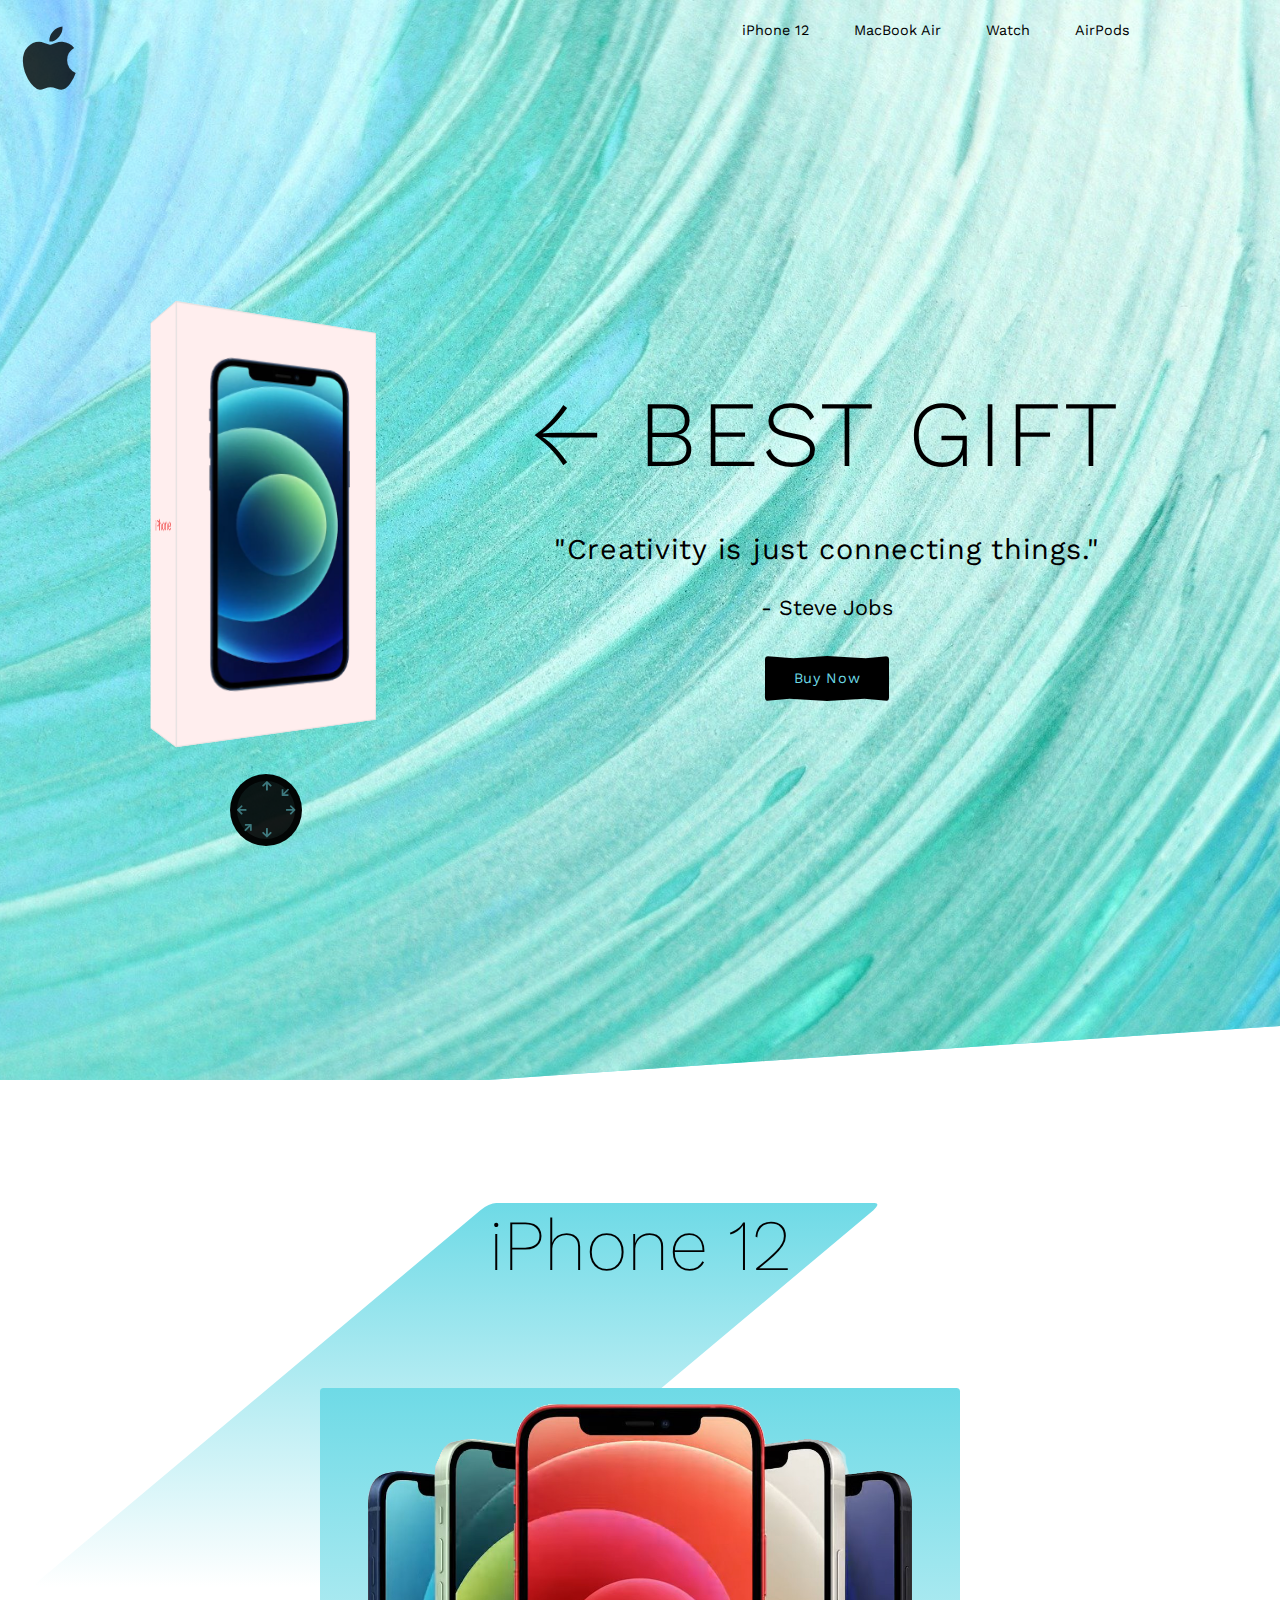
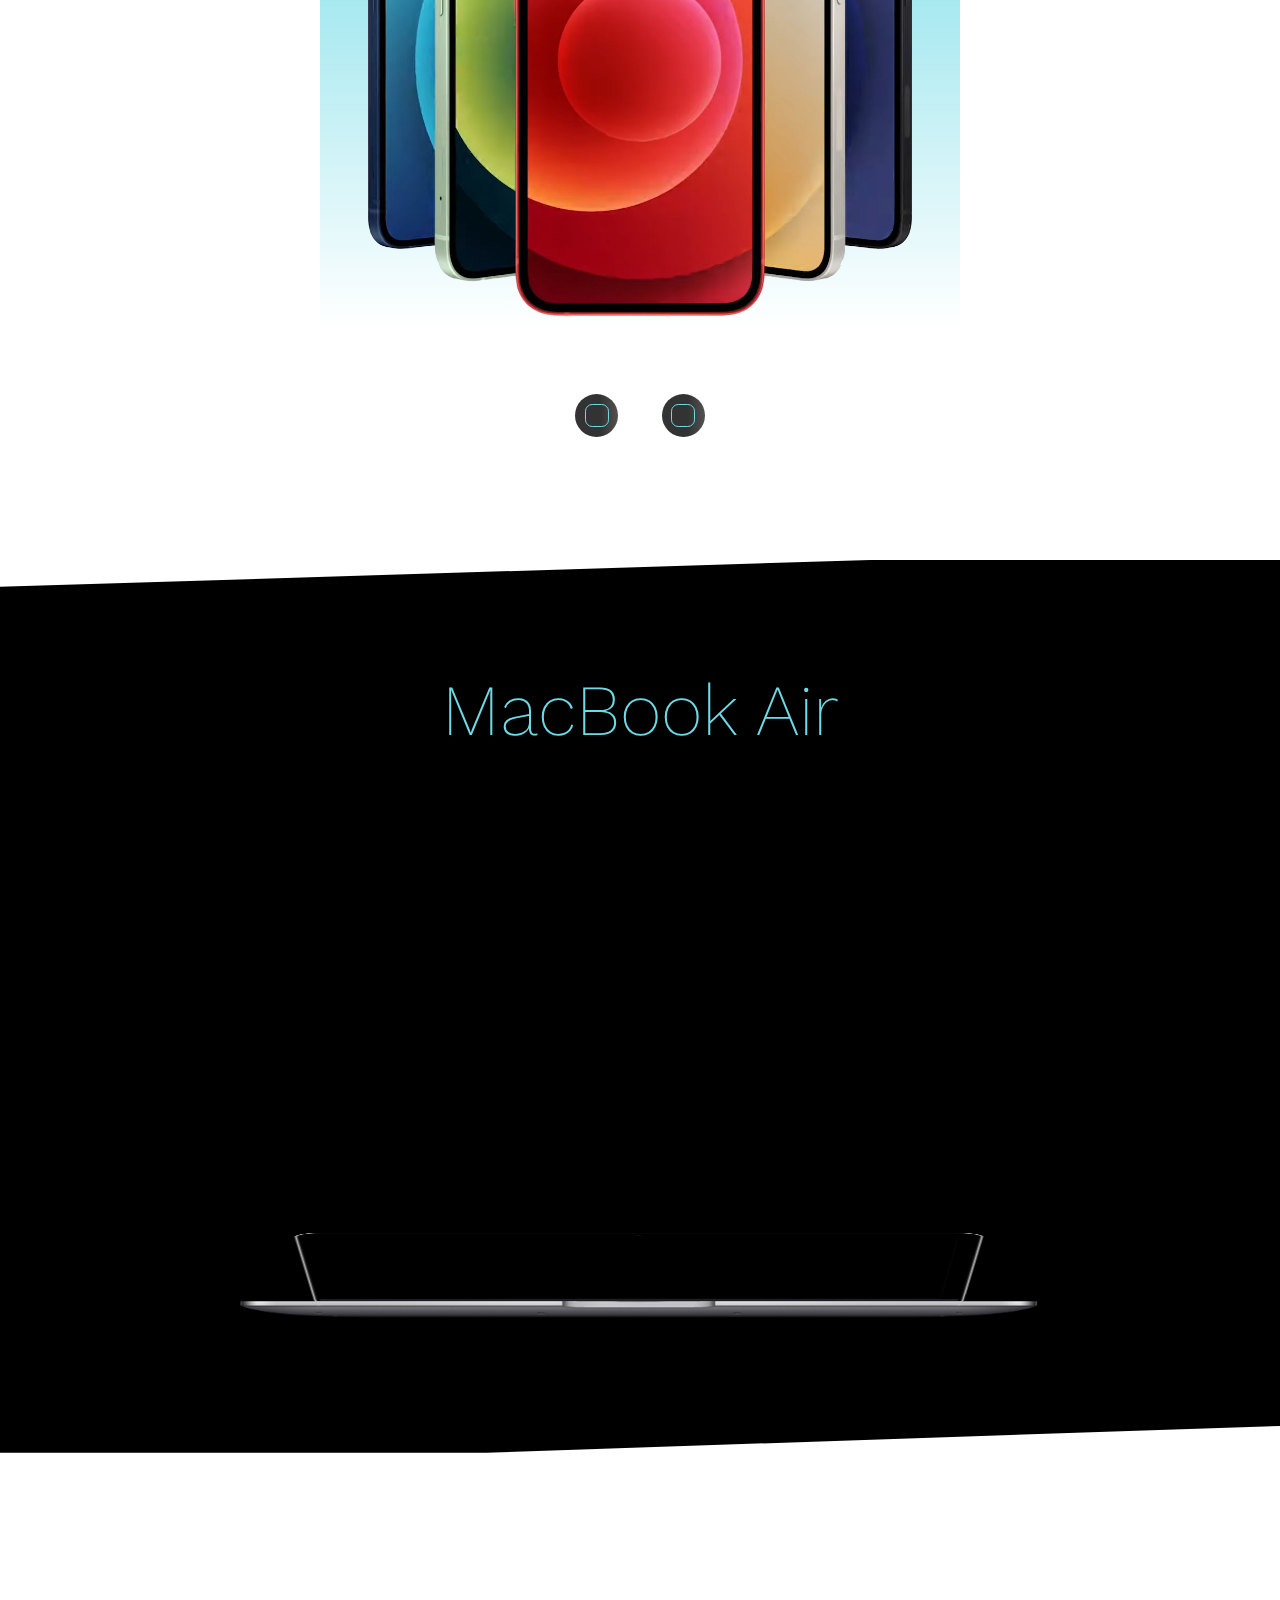
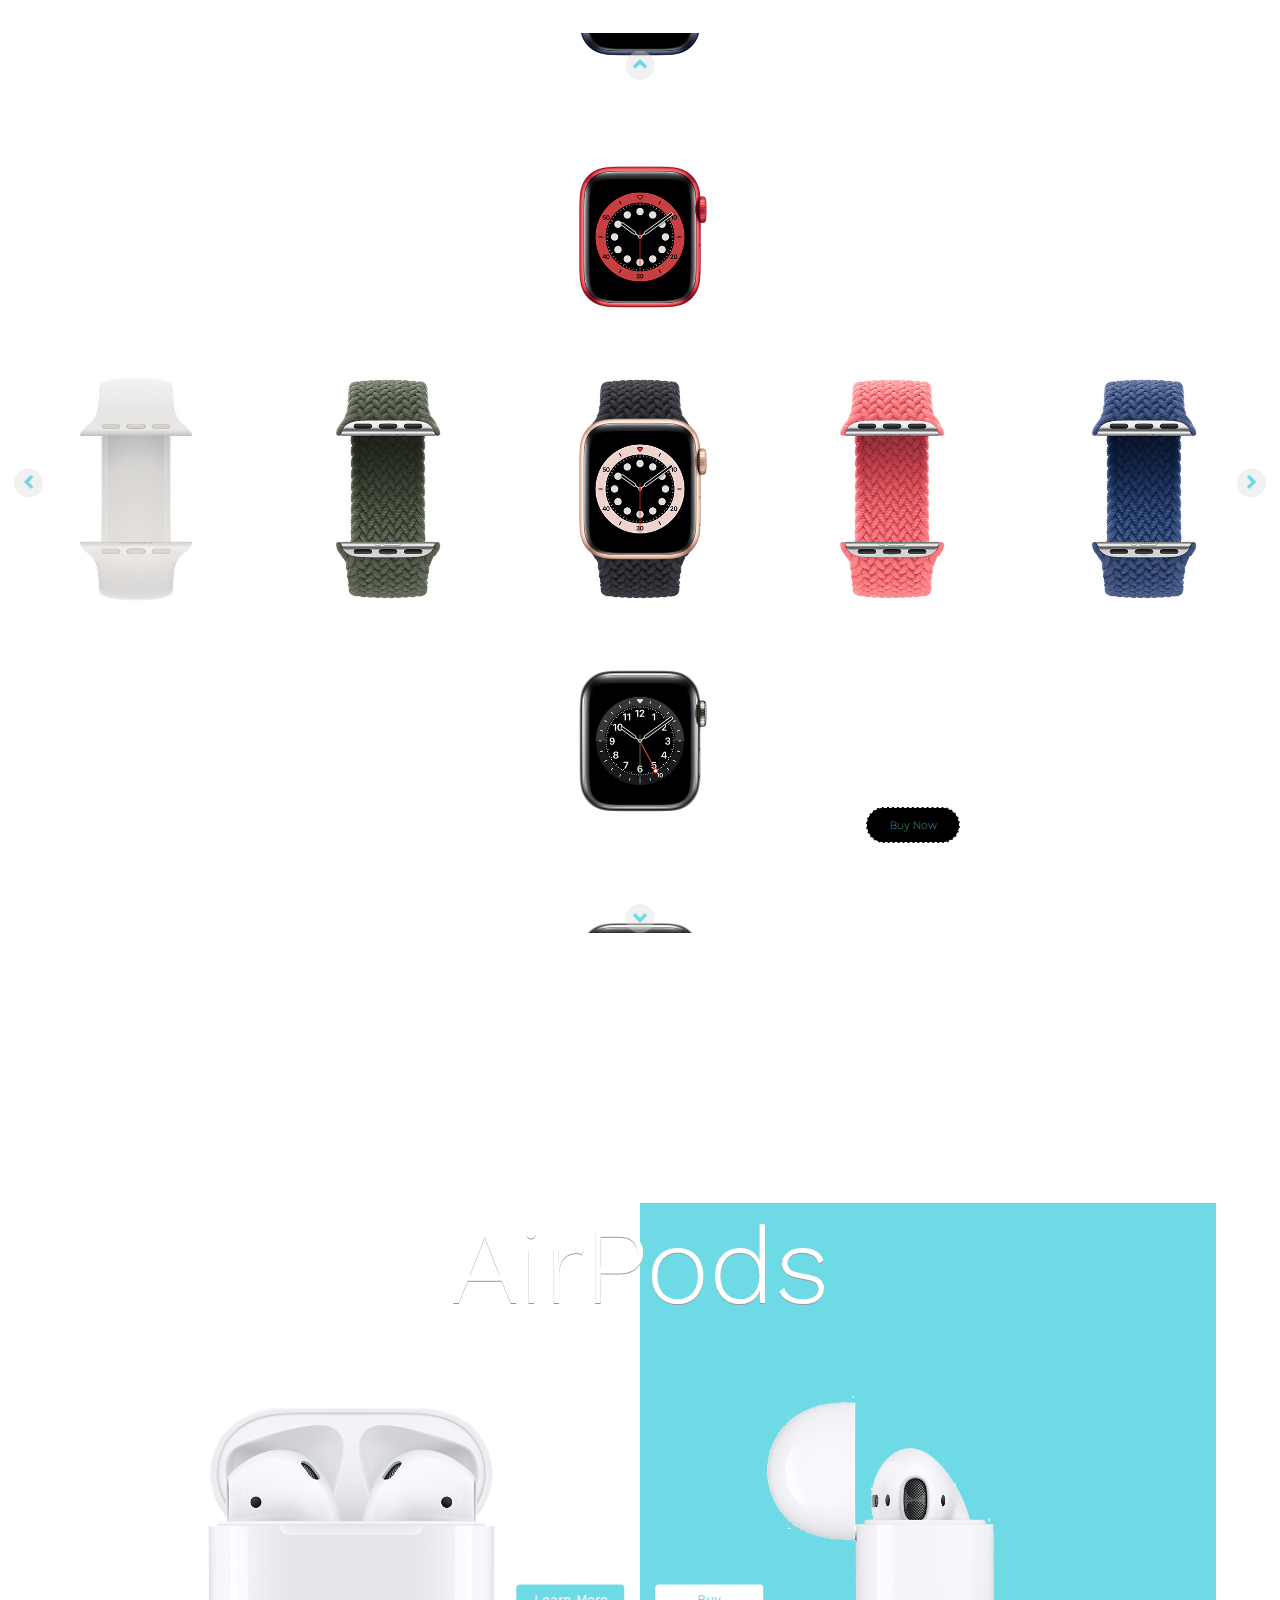
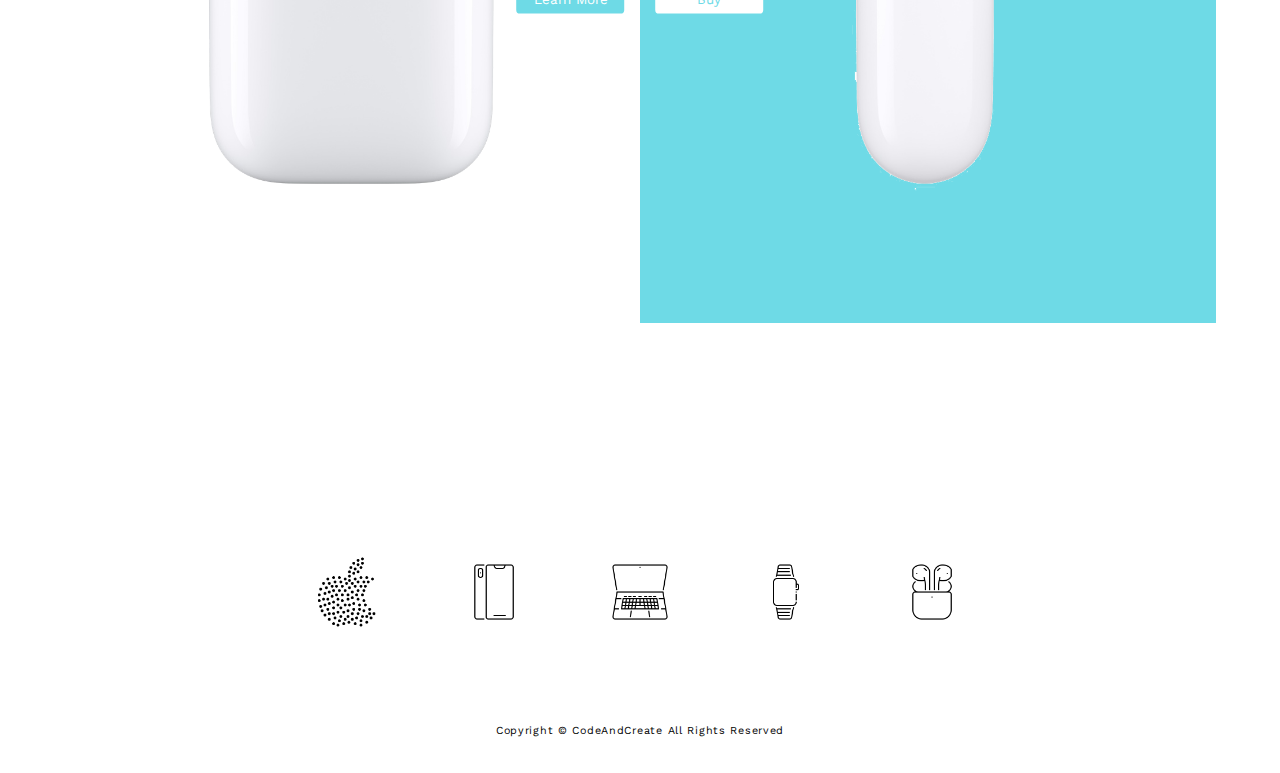
<file: index.html>
<!DOCTYPE html>
<html lang="en">

<head>
    <meta charset="UTF-8">
    <meta name="viewport" content="width=device-width, initial-scale=1.0">
    <title>Apple eCommerce</title>
    <link rel="shortcut icon" href="images/icons/home-icon.png">
    <link rel="stylesheet" href="style.css">
    <link rel="stylesheet" href="https://cdnjs.cloudflare.com/ajax/libs/font-awesome/5.15.1/css/all.min.css">
</head>

<body>
    <div class="container">
        <!-- Section 1 -->
        <section class="section-1" id="section1">
            <!-- logo -->
            <a href="#" class="logo">
                <i class="fab fa-apple"></i>
            </a>
            <!-- End of logo -->

            <!-- Navbar -->
            <nav class="navbar">
                <a href="#section2" class="navbar-link">iPhone 12</a>
                <a href="#section3" class="navbar-link">MacBook Air</a>
                <a href="#section4" class="navbar-link">Watch</a>
                <a href="#section5" class="navbar-link">AirPods</a>
            </nav>
            <!-- End of navbar -->

            <!-- Cube -->
            <div class="cube-wrapper">
                <div class="cube">
                    <div class="front-side">
                        <img src="images/iphone.png" alt="iPhone ">
                    </div>
                    <div class="back-side center">
                        <i class="fab fa-apple"></i>
                    </div>
                </div>

                <!-- Controls -->
                <div class="controls">
                    <a href="#" class="top-x-control">
                        <i class="fas fa-arrow-up"></i>
                    </a>
                    <a href="#" class="bottom-x-control">
                        <i class="fas fa-arrow-down"></i>
                    </a>
                    <a href="#" class="left-y-control">
                        <i class="fas fa-arrow-left"></i>
                    </a>
                    <a href="#" class="right-y-control">
                        <i class="fas fa-arrow-right"></i>
                    </a>
                    <a href="#" class="top-z-control">
                        <i class="fas fa-arrow-down"></i>
                    </a>
                    <a href="#" class="bottom-z-control">
                        <i class="fas fa-arrow-up"></i>
                    </a>
                </div>
                <!-- End of controls -->
            </div>
            <!-- End of cube -->

            <!-- Banner -->
            <div class="section-1-banner center">
                <h1>&#8592; Best Gift</h1>
                <p>"Creativity is just connecting things."</p>
                <span> - Steve Jobs</span>
                <button type="button">Buy Now</button>
            </div>
            <!-- End of banner -->

            <!-- Slideshow -->
            <div class="slideshow"></div>
            <!-- End of slideshow -->
        </section>
        <!-- End of section 1 -->

        <!-- Section 2 -->
        <section class="section-2" id="section2">
            <!-- Section 2 heading -->
            <h1 class="section-2-heading">iPhone 12</h1>
            <!-- End of section 2 heading -->

            <!-- Section 2 images -->
            <div class="iphones">
                <img src="images/iPhone 12/iphones-1-img.png" class="iphone-img-1" alt="first image of an iPhone 12">
                <img src="images/iPhone 12/iphones-2-img.png" class="iphone-img-2" alt="second image of an iPhone 12">
            </div>
            <!-- End of section 2 images -->

            <!-- Section 2 buttons -->
            <div class="iphone-btns">
                <a href="#" class="iphone-btn center">
                    <span>Learn More</span>
                </a>
                <a href="#" class="iphone-btn center">
                    <span>Shop</span>
                </a>
            </div>
            <!-- End of section 2 buttons -->
        </section>
        <!-- End of section 2 -->

        <!-- Section 3 -->
        <section class="section-3 center" id="section3">
            <!-- Section 3 heading -->
            <h1 class="section-3-heading">MacBook Air</h1>
            <!-- End of section 3 heading -->

            <!-- Section 3 content -->
            <div class="section-3-content center">
                <!-- Section 3 images -->
                <img src="images/MacBook/macbook-screen.png" class="macbook-img-1" alt="MacBook screen">
                <img src="images/MacBook/macbook-keyboard.png" class="macbook-img-2" alt="MacBook keyboard">
                <!-- End of section 3 images -->

                <!-- Section 3 loading -->
                <div class="loading-wrapper">
                    <div class="loading center">
                        <i class="fab fa-apple"></i>
                        <div class="progress-bar"></div>
                    </div>
                </div>
                <!-- End of section 3 loading -->

                <!-- Section 3 info -->
                <div class="macbook-info">
                    <h2 class="macbook-info-heading">Light. Speed.</h2>
                    <p class="macbook-price">Starting at $999</p>
                    <button class="macbook-btn">Buy Now</button>
                </div>
                <!-- End of section 3 info -->
            </div>
            <!-- End of section 3 content -->
        </section>
        <!-- End of section 3 -->

        <!-- Section 4 -->
        <section class="section-4 center" id="section4">
            <!-- Section 4 watches -->
            <div class="watches center">
                <!-- Watch bands -->
                <div class="watch-bands center">
                    <img src="images/watches/watch-band-1.jpg" class="watch-band-img" alt="watch band 1">
                    <img src="images/watches/watch-band-2.jpg" class="watch-band-img" alt="watch band 2">
                    <img src="images/watches/watch-band-3.jpg" class="watch-band-img" alt="watch band 3">
                    <img src="images/watches/watch-band-4.jpg" class="watch-band-img" alt="watch band 4">
                    <img src="images/watches/watch-band-5.jpg" class="watch-band-img" alt="watch band 5">
                    <img src="images/watches/watch-band-6.jpg" class="watch-band-img" alt="watch band 6">
                    <img src="images/watches/watch-band-7.jpg" class="watch-band-img" alt="watch band 7">
                    <img src="images/watches/watch-band-8.jpg" class="watch-band-img" alt="watch band 8">
                    <img src="images/watches/watch-band-9.jpg" class="watch-band-img" alt="watch band 9">
                </div>
                <!-- End of watch bands -->

                <!-- Watch cases -->
                <div class="watch-cases center">
                    <img src="images/watches/watch-case-1.png" class="watch-case-img" alt="watch case 1">
                    <img src="images/watches/watch-case-2.png" class="watch-case-img" alt="watch case 2">
                    <img src="images/watches/watch-case-3.png" class="watch-case-img" alt="watch case 3">
                    <img src="images/watches/watch-case-4.png" class="watch-case-img" alt="watch case 4">
                    <img src="images/watches/watch-case-5.png" class="watch-case-img" alt="watch case 5">
                    <img src="images/watches/watch-case-6.png" class="watch-case-img" alt="watch case 6">
                    <img src="images/watches/watch-case-7.png" class="watch-case-img" alt="watch case 7">
                    <img src="images/watches/watch-case-8.png" class="watch-case-img" alt="watch case 8">
                    <img src="images/watches/watch-case-9.png" class="watch-case-img" alt="watch case 9">
                </div>
                <!-- End of watch cases -->
            </div>
            <!-- End of section 4 watches -->

            <!-- Watch controls -->
            <a href="#" class="watch-control watch-top-control center">
                <i class="fas fa-angle-up"></i>
            </a>
            <a href="#" class="watch-control watch-right-control center">
                <i class="fas fa-angle-right"></i>
            </a>
            <a href="#" class="watch-control watch-bottom-control center">
                <i class="fas fa-angle-down"></i>
            </a>
            <a href="#" class="watch-control watch-left-control center">
                <i class="fas fa-angle-left"></i>
            </a>
            <!-- End of watch controls -->

            <!-- Watch button -->
            <button class="watch-btn">Buy Now</button>
            <!-- End of watch button -->
        </section>
        <!-- End of section 4 -->

        <!-- Section 5 -->
        <section class="section-5 center" id="section5">
            <!-- Section 5 content -->
            <div class="airpods">
                <!-- Section 5 heading -->
                <h1 class="section-5-heading">AirPods</h1>
                <!-- End of section 5 heading -->

                <!-- Section 5 images -->
                <img src="images/AirPods/airpods-1.png" class="airpods-img-1" alt="airpods 1">
                <img src="images/AirPods/airpods-2.png" class="airpods-img-2" alt="airpods 2">
                <!-- End of section 5 images -->

                <!-- Section 5 buttons -->
                <div class="airpods-buttons">
                    <button class="airpods-btn">Learn More</button>
                    <button class="airpods-btn">Buy</button>
                </div>
                <!-- End of section 5 buttons -->
            </div>
            <!-- End of section 5 content -->
        </section>
        <!-- End of section 5 -->

        <!-- Section 6 -->
        <section class="section-6 center">
            <div class="section-6-icons">
                <a href="#section1" class="icon-link">
                    <img src="images/icons/home-icon.png" alt="home icon">
                </a>
                <a href="#section2" class="icon-link">
                    <img src="images/icons/iphone -icon.png" alt="iPhone icon">
                </a>
                <a href="#section3" class="icon-link">
                    <img src="images/icons/macbook-icon.png" alt="MacBook icon">
                </a>
                <a href="#section4" class="icon-link">
                    <img src="images/icons/watch-icon.png" alt="Apple Watch icon">
                </a>
                <a href="#section5" class="icon-link">
                    <img src="images/icons/airpods-icon.png" alt="AirPods icon">
                </a>
            </div>
            <p class="copyright">Copyright &copy; CodeAndCreate All Rights Reserved</p>
        </section>
        <!-- End of section 6 -->
    </div>

    <script src="script.js"></script>
</body>

</html>
</file>
<file: style.css>
@import url("https://fonts.googleapis.com/css2?family=Work+Sans:wght@100;200;300;400;500;600;700;800;900&display=swap");

/* Common styles */
* {
  margin: 0;
  padding: 0;
  box-sizing: border-box;
  list-style-type: none;
  outline: none;
  text-decoration: none;
  font-family: "Work Sans", sans-serif;
}

html {
  font-size: 62.5%;
  scroll-behavior: smooth;
}

:root {
  --primary-color: #6edae6;
  --white-color: #fff;
  --black-color: #000;
}

.center {
  display: flex;
  justify-content: center;
  align-items: center;
}
/* End of common styles */

/* Section 1 */
.section-1 {
  width: 100%;
  height: 120vh;
  background-color: var(--primary-color);
  display: flex;
  align-items: center;
  justify-content: space-evenly;
  clip-path: polygon(100% 0, 100% 95%, 38% 100%, 0 100%, 0 0);
  position: relative;
}

/* Logo */
.logo {
  position: absolute;
  top: 3rem;
  left: 3rem;
}

.logo i {
  font-size: 10rem;
  color: rgba(0, 0, 0, 0.8);
}
/* End of logo */

/* Navbar */
.navbar {
  position: absolute;
  top: 3rem;
  right: 10%;
}

.navbar-link {
  font-size: 2rem;
  display: inline-block;
  margin: 0 3rem;
  color: var(--black-color);
  transition: transform 0.5s;
}

.navbar-link:hover {
  transform: scale(1.5);
}
/* End of navbar */

/* Cube */
.cube-wrapper {
  perspective: 100rem;
}

.cube {
  width: 30rem;
  height: 55rem;
  transform-style: preserve-3d;
  transform: rotateX(0) rotateY(20deg) rotateZ(0);
  position: relative;
  top: -2rem;
  transition: transform 0.5s;
}

.front-side,
.back-side {
  width: 100%;
  height: 100%;
  background-color: #fee;
  position: absolute;
  transform-style: preserve-3d;
  box-shadow: inset 0.1rem 0.1rem 0.1rem #ddd, inset -0.1rem -0.1rem 0.1rem #ddd;
}

.front-side {
  padding: 2.5rem;
  transform: translateZ(5rem);
}

.front-side::before,
.front-side::after {
  content: "";
  width: 100%;
  height: 10rem;
  background-color: #fee;
  position: absolute;
  box-shadow: inset 0.1rem 0.1rem 0.1rem #ddd, inset -0.1rem -0.1rem 0.1rem #ddd;
}

.front-side::before {
  top: 0;
  left: 0;
  transform: rotateX(-90deg);
  transform-origin: top;
}

.front-side::after {
  bottom: 0;
  left: 0;
  transform: rotateX(90deg);
  transform-origin: bottom;
}

.front-side img {
  width: 100%;
  height: 100%;
  object-fit: contain;
}

.back-side {
  transform: translateZ(-5rem);
}

.back-side::before,
.back-side::after {
  content: "iPhone";
  width: 10rem;
  height: 100%;
  background-color: #fee;
  position: absolute;
  display: flex;
  justify-content: center;
  align-items: center;
  font-size: 2rem;
  font-weight: 300;
  color: #ec1919;
  box-shadow: inset 0.1rem 0.1rem 0.1rem #ddd, inset -0.1rem -0.1rem 0.1rem #ddd;
}

.back-side::before {
  top: 0;
  left: 0;
  transform: rotateY(-90deg);
  transform-origin: left;
}

.back-side::after {
  top: 0;
  right: 0;
  transform: rotateY(90deg);
  transform-origin: right;
}

.back-side i {
  font-size: 12rem;
  color: var(--primary-color);
  text-shadow: 0.1rem 0.1rem 0.2rem #aaa, -0.1rem -0.1rem 0.2rem #aaa;
  transform: rotateY(180deg);
}

/* Controls */
.controls {
  position: absolute;
  bottom: -15rem;
  left: 50%;
  transform: translateX(-50%);
  width: 10rem;
  height: 10rem;
  background-color: rgba(0, 0, 0, 0.9);
  border-radius: 50%;
  border: 1rem solid rgba(0, 0, 0, 0.8);
}

.controls a {
  position: absolute;
}

.controls a:nth-child(1) {
  top: 0;
  left: 50%;
  transform: translateX(-50%);
}

.controls a:nth-child(2) {
  bottom: 0;
  left: 50%;
  transform: translateX(-50%);
}

.controls a:nth-child(3) {
  top: 50%;
  left: 0;
  transform: translateY(-50%);
}

.controls a:nth-child(4) {
  top: 50%;
  right: 0;
  transform: translateY(-50%);
}

.controls a:nth-child(5) {
  top: 10%;
  right: 10%;
  transform: rotate(45deg);
}

.controls a:nth-child(6) {
  bottom: 10%;
  left: 10%;
  transform: rotate(45deg);
}

.controls i {
  font-size: 1.5rem;
  color: var(--primary-color);
  opacity: 0.5;
  transition: opacity 0.5s;
}

.controls a:hover i {
  opacity: 1;
}
/* End of controls */
/* End of cube */

/* Banner */
.section-1-banner {
  flex-direction: column;
}

.section-1-banner h1 {
  font-size: 13rem;
  font-weight: 300;
  text-transform: uppercase;
  letter-spacing: 0.5rem;
}

.section-1-banner p {
  font-size: 4rem;
  font-weight: 400;
  letter-spacing: 0.1rem;
  margin: 6rem 0 4rem 0;
}

.section-1-banner span {
  font-size: 3rem;
  margin-bottom: 5rem;
}

.section-1-banner button {
  padding: 2rem 4rem;
  font-size: 2rem;
  background-color: var(--black-color);
  color: var(--primary-color);
  font-weight: 400;
  letter-spacing: 0.1rem;
  border: none;
  border-radius: 0.5rem;
  cursor: pointer;
  clip-path: polygon(
    50% 0%,
    81% 5%,
    100% 0,
    100% 100%,
    80% 95%,
    50% 100%,
    20% 95%,
    0 100%,
    0 0,
    23% 5%
  );
  transition: clip-path 0.5s;
}

.section-1-banner button:hover {
  clip-path: polygon(
    40% 15%,
    77% 15%,
    100% 10%,
    100% 90%,
    75% 85%,
    40% 85%,
    30% 100%,
    0 50%,
    0 50%,
    30% 0
  );
}
/* End of banner */

/* Slideshow */
.slideshow {
  width: 100%;
  height: 100%;
  position: absolute;
  top: 0;
  left: 0;
  z-index: -1;
}

.slideshow div {
  width: 100%;
  height: 100%;
  position: absolute;
  background-size: cover;
  background-position: center;
  background-repeat: no-repeat;
  opacity: 0;
  transition: opacity 5s;
}

.slideshow div.change {
  opacity: 1;
}
/* End of slideshow */
/* End of section 1 */

/* Section 2 */
.section-2 {
  width: 100%;
  height: 120vh;
  padding: 10vh 0;
  display: flex;
  flex-direction: column;
  align-items: center;
  justify-content: space-around;
}

/* Section 2 heading */
.section-2-heading {
  font-size: 10rem;
  font-weight: 200;
  color: var(--black-color);
  position: relative;
  margin-bottom: 5rem;
}

.section-2-heading::before {
  content: "";
  width: 130%;
  height: 30vw;
  background-image: linear-gradient(var(--primary-color), var(--white-color));
  position: absolute;
  top: 0;
  left: 0;
  transform: skewX(-50deg);
  transform-origin: left top;
  z-index: -1;
  border-radius: 1rem;
}
/* End of section 2 heading */

/* Section 2 images */
.iphones {
  width: 50vw;
  height: 60vh;
  background-image: linear-gradient(var(--primary-color), var(--white-color));
  border-radius: 0.5rem;
}

.iphones img {
  width: inherit;
  height: inherit;
  object-fit: contain;
  position: absolute;
  transition: opacity 1.5s;
}

.iphone-img-2 {
  opacity: 0;
}

.iphones:hover .iphone-img-1 {
  opacity: 0;
}

.iphones:hover .iphone-img-2 {
  opacity: 1;
}
/* End of section 2 images */

/* Section 2 buttons */
.iphone-btns {
  display: flex;
}

.iphone-btn {
  width: 6rem;
  height: 6rem;
  background-image: linear-gradient(
    to right,
    rgb(51, 51, 51) 60%,
    rgb(82, 82, 82)
  );
  margin: 0 3rem;
  border-radius: 50%;
  position: relative;
}

.iphone-btn::after {
  content: "";
  width: 50%;
  height: 50%;
  display: block;
  border: 0.1rem solid #6edae6;
  border-radius: 1rem;
}

.iphone-btn span {
  position: absolute;
  top: -3rem;
  font-size: 1.6rem;
  font-weight: 400;
  text-transform: uppercase;
  letter-spacing: 0.1rem;
  color: var(--primary-color);
  width: max-content;
  transform: scale(0);
  transition: transform 0.5s;
}

.iphone-btn:hover span {
  transform: scale(1);
}
/* End of section 2 buttons */
/* End of section 2 */

/* Section 3 */
.section-3 {
  width: 100%;
  height: 100%;
  background-color: var(--black-color);
  flex-direction: column;
  padding: 15rem 0;
  clip-path: polygon(68% 0, 100% 0, 100% 97%, 38% 100%, 0 100%, 0 3%);
}

/* Section 3 heading */
.section-3-heading {
  font-size: 10rem;
  font-weight: 200;
  color: var(--primary-color);
  margin-bottom: 15rem;
}
/* End of section 3 heading */

/* Section 3 content */
.section-3-content {
  width: 80%;
  flex-direction: column;
  perspective: 1000rem;
  position: relative;
}

/* Section 3 images */
.section-3-content img {
  width: inherit;
}

.macbook-img-1 {
  transform: rotateX(-80deg);
  transform-origin: bottom;
}

.change .macbook-img-1 {
  transform: rotateX(0);
  transition: transform 3s;
}
/* End of section 3 images */

/* Section 3 loading */
.loading-wrapper {
  position: absolute;
  top: 6%;
  width: 60%;
  height: 85%;
  background: linear-gradient(
      rgba(255, 255, 255, 0.6),
      rgba(255, 255, 255, 0.6)
    ),
    url(images/MacBook/macbook-1-desktop.png) center no-repeat;
  z-index: -1;
  opacity: 0;
  transition: opacity 1s 2s;
}

.change .loading-wrapper {
  opacity: 1;
}

.loading {
  width: 100%;
  height: 100%;
  position: absolute;
  top: 0;
  left: 0;
  background-color: var(--black-color);
  flex-direction: column;
  transition: opacity 1s 5s;
}

.change .loading {
  opacity: 0;
}

.loading i {
  font-size: 10rem;
  color: var(--white-color);
  margin-bottom: 2rem;
}

.progress-bar {
  width: 22rem;
  height: 0.3rem;
  background-color: #888;
  border-radius: 5rem;
  position: relative;
}

.progress-bar::after {
  content: "";
  position: absolute;
  top: 0;
  left: 0;
  width: 0;
  height: 100%;
  background-color: var(--white-color);
  transition: width 1s 3s;
}

.change .progress-bar::after {
  width: 100%;
}
/* End of section 3 loading */

/* Section 3 info */
.macbook-info {
  position: absolute;
  width: 70rem;
  text-align: center;
  opacity: 0;
  transition: opacity 1s 6s;
}

.change .macbook-info {
  opacity: 1;
}

.macbook-info-heading {
  font-size: 6rem;
  font-weight: 400;
  color: var(--primary-color);
}

.macbook-price {
  font-size: 2.5rem;
  font-weight: 200;
  margin: 3rem 0;
}

.macbook-btn {
  width: 25rem;
  height: 5rem;
  background-image: linear-gradient(#ddd, var(--white-color));
  border: none;
  border-radius: 0.5rem;
  box-shadow: 0.1rem 0.1rem 0.1rem var(--white-color),
    -0.1rem -0.1rem 0.1rem var(--white-color);
  font-size: 1.5rem;
  font-weight: 500;
  letter-spacing: 0.2rem;
  color: var(--primary-color);
  cursor: pointer;
}
/* End of section 3 info */
/* End of section 3 content */
/* End of section 3 */

/* Section 4 */
.section-4 {
  height: 140vh;
  padding: 20vh 0;
  flex-direction: column;
  position: relative;
}

/* Section 4 watches */
.watches {
  position: relative;
  width: 100%;
  height: 100%;
  overflow: hidden;
}

.watches > div {
  position: absolute;
}
/* Watch bands */
.watch-bands {
  transition: margin-right 1s;
}

.watch-band-img {
  width: 35rem;
  height: 35rem;
  object-fit: contain;
}
/* End of watch bands */

/* Watch cases */
.watch-cases {
  flex-direction: column;
  transition: margin-top 1s;
}

.watch-case-img {
  width: 35rem;
  height: 35rem;
  object-fit: contain;
}
/* End of watch cases */
/* End of section 4 watches */

/* Watch controls */
.watch-control {
  position: absolute;
  width: 4rem;
  height: 4rem;
  background-color: rgba(221, 221, 221, 0.4);
  border-radius: 5rem;
}

.hide-control {
  opacity: 0;
  visibility: hidden;
}

.watch-control i {
  font-size: 3rem;
  color: var(--primary-color);
}

.watch-top-control {
  top: 22vh;
  left: 50%;
  transform: translateX(-50%);
}

.watch-right-control {
  top: 50%;
  right: 2rem;
  transform: translateY(-50%);
}

.watch-bottom-control {
  left: 50%;
  bottom: 20vh;
  transform: translateX(-50%);
}

.watch-left-control {
  top: 50%;
  left: 2rem;
  transform: translateY(-50%);
}
/* End of watch controls */

/* Watch button */
.watch-btn {
  position: absolute;
  bottom: 30vh;
  right: 25%;
  width: 13rem;
  height: 5rem;
  background-color: var(--black-color);
  color: var(--primary-color);
  border: 0.1rem dashed var(--white-color);
  border-radius: 4rem;
  font-size: 1.6rem;
  font-weight: 200;
  cursor: pointer;
}
/* End of watch button */
/* End of section 4 */

/* Section 5 */
.section-5 {
  width: 100%;
  height: 100vh;
}

/* Section 5 content */
.airpods {
  width: 90%;
  height: 80%;
  display: flex;
  position: relative;
}

/* Section 5 heading */
.section-5-heading {
  position: absolute;
  top: 0;
  left: 50%;
  transform: translateX(-50%);
  font-size: 15rem;
  font-weight: 300;
  color: var(--white-color);
  text-shadow: 0.1rem 0.1rem 0 #999;
}
/* End of section 5 heading */

/* Section 5 images */
.airpods img {
  width: 50%;
  height: 100%;
  object-fit: contain;
}

.airpods-img-2 {
  background-color: var(--primary-color);
}
/* End of section 5 images */

/* Section 5 buttons */
.airpods-buttons {
  position: absolute;
  top: 50%;
  left: 50%;
  transform: translate(-50%, -50%);
  margin-top: 5rem;
}

.airpods-btn {
  width: 15rem;
  height: 4rem;
  background-color: var(--primary-color);
  margin: 0 2rem;
  border: none;
  border-radius: 0.5rem;
  color: var(--white-color);
  cursor: pointer;
}

.airpods-btn:last-child {
  background-color: var(--white-color);
  color: var(--primary-color);
}
/* End of section 5 buttons */
/* End of section 5 content */
/* End of section 5 */

/* Section 6 */
.section-6 {
  width: 100%;
  height: 40vh;
  position: relative;
}

.icon-link {
  margin: 0 5rem;
}

.icon-link img {
  width: 10rem;
}

.copyright {
  position: absolute;
  bottom: 5rem;
  font-size: 1.5rem;
  letter-spacing: 0.1rem;
}
/* End of section 6 */

/* Responsive */
@media screen and (max-width: 1500px) {
  html {
    font-size: 45%;
  }
}

@media screen and (max-width: 1100px) {
  html {
    font-size: 40%;
  }

  .navbar-link {
    font-weight: 700;
  }

  .section-1-banner h1 {
    font-size: 8rem;
  }

  .section-1-banner p {
    font-size: 3rem;
  }

  .watch-btn {
    right: 25%;
  }
}

@media screen and (max-width: 900px) {
  .section-3-content {
    width: 90%;
  }

  .loading-wrapper {
    width: 70%;
  }

  .loading i {
    font-size: 6rem;
  }

  .section-5-heading {
    font-size: 12rem;
  }
}

@media screen and (max-width: 700px) {
  .logo {
    top: 0;
    left: 2rem;
  }

  .logo i {
    font-size: 8rem;
  }

  .controls {
    display: none;
  }

  .cube-wrapper {
    opacity: 0.7;
  }

  .cube {
    top: 3rem;
  }

  .section-1-banner {
    position: absolute;
  }

  .section-1-banner h1 {
    position: relative;
    left: -5rem;
  }

  .section-1-banner h1::first-letter {
    visibility: hidden;
    opacity: 0;
  }

  .section-1-banner button:hover {
    clip-path: polygon(
      50% 0%,
      81% 5%,
      100% 0,
      100% 100%,
      80% 95%,
      50% 100%,
      20% 95%,
      0 100%,
      0 0,
      23% 5%
    );
  }

  .iphones {
    width: 70vw;
    height: 70vh;
  }

  .watch-btn {
    right: 15%;
  }

  .airpods-img-1 {
    display: none;
  }

  .airpods .airpods-img-2 {
    width: 100%;
  }

  .airpods-btn {
    background-color: var(--white-color);
    color: var(--primary-color);
    box-shadow: 0.1rem 0.1rem 0.1rem #ddd;
  }

  .icon-link {
    margin: 0 2rem;
  }
}

@media screen and (max-width: 550px) {
  .navbar-link {
    margin: 0 1.5rem;
  }

  .section-2-heading,
  .section-3-heading {
    font-size: 8rem;
  }

  .macbook-info-heading {
    font-size: 5rem;
  }

  .macbook-btn {
    width: 15rem;
    height: 3rem;
    font-size: 1.3rem;
  }

  .airpods-buttons {
    width: 50rem;
    text-align: center;
  }

  .icon-link img {
    width: 8rem;
  }
}

@media screen and (max-width: 450px) {
  html {
    font-size: 35%;
  }

  .logo {
    top: 10rem;
    left: 50%;
    transform: translateX(-50%);
  }

  .navbar {
    left: 50%;
    transform: translateX(-50%);
    width: max-content;
  }

  .section-1-banner p {
    text-align: center;
  }

  .iphones {
    width: 75vw;
  }

  .section-3-heading {
    font-size: 6rem;
  }

  .macbook-info {
    width: 40rem;
  }

  .macbook-info-heading {
    font-size: 3rem;
  }

  .macbook-price {
    font-size: 2rem;
    font-weight: 300;
  }

  .watch-btn {
    right: 5%;
  }

  .icon-link img {
    width: 6rem;
  }
}
/* End of responsive */
</file>
